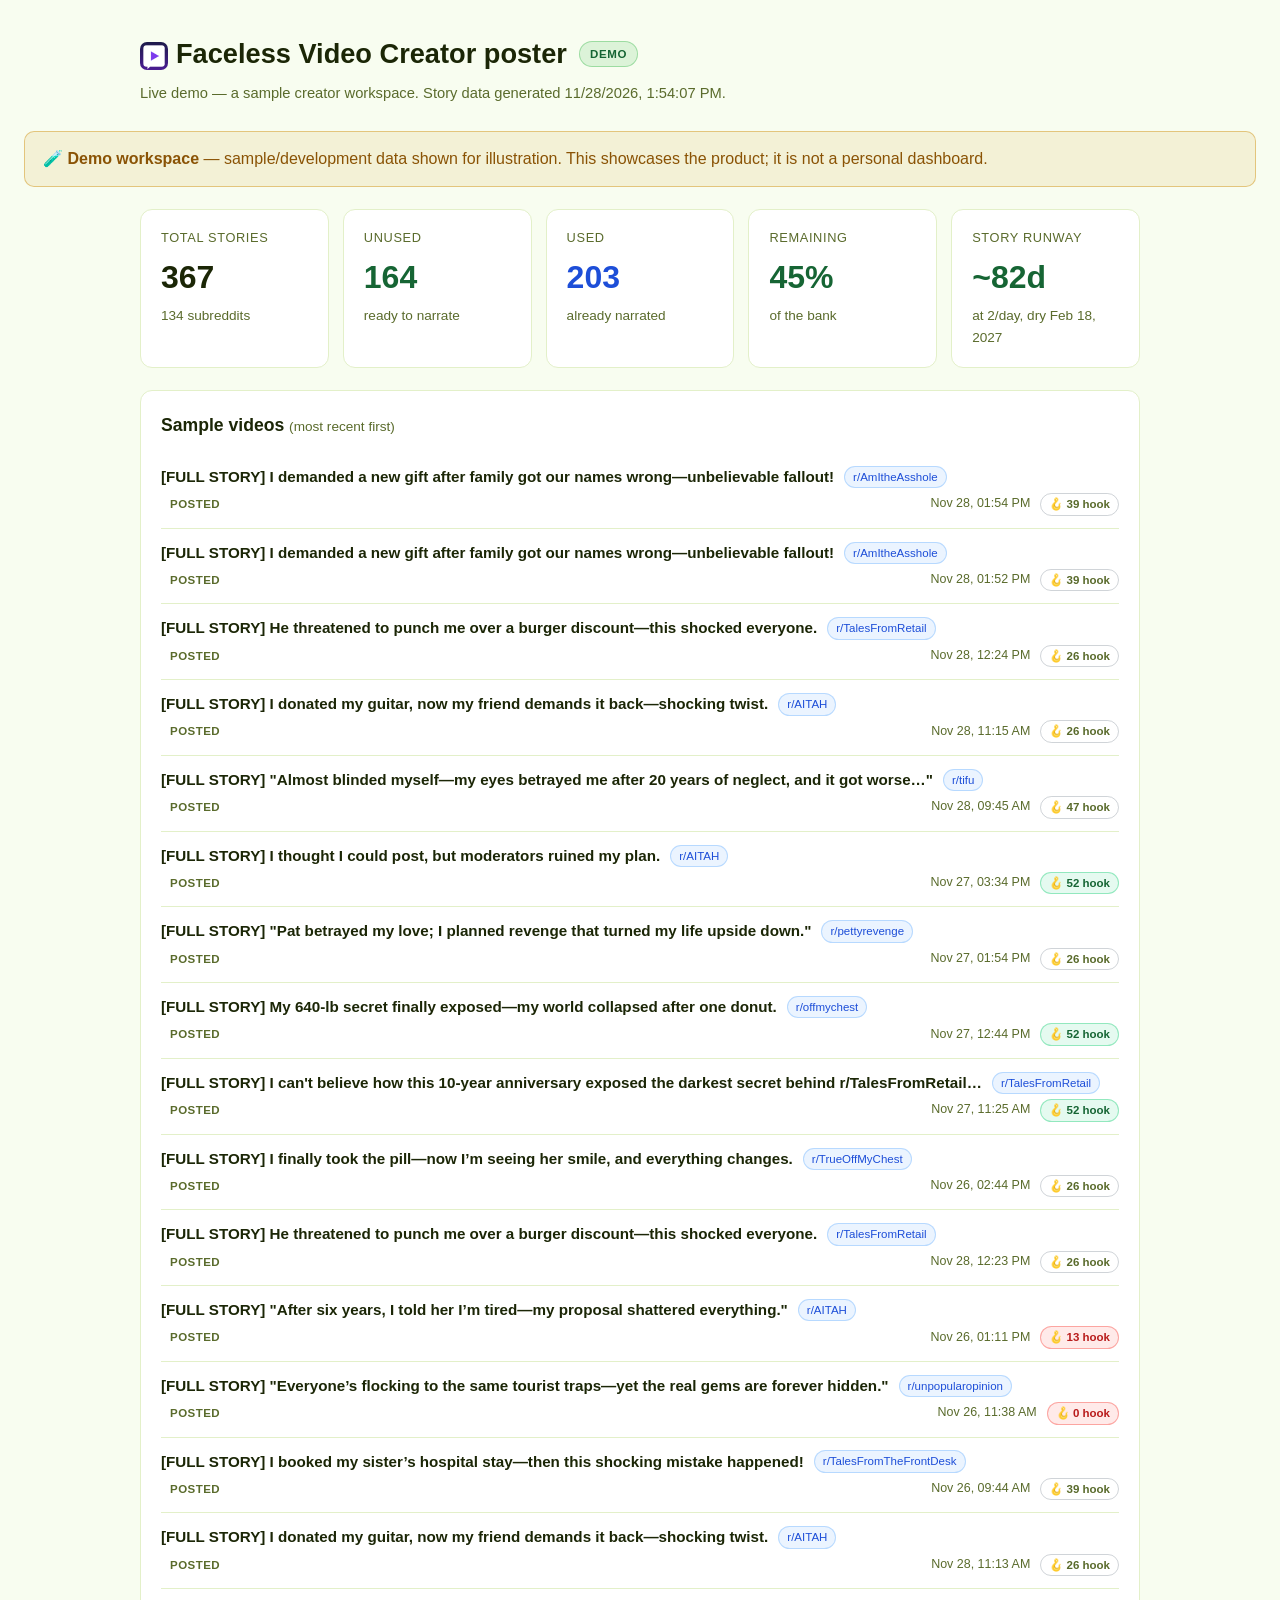
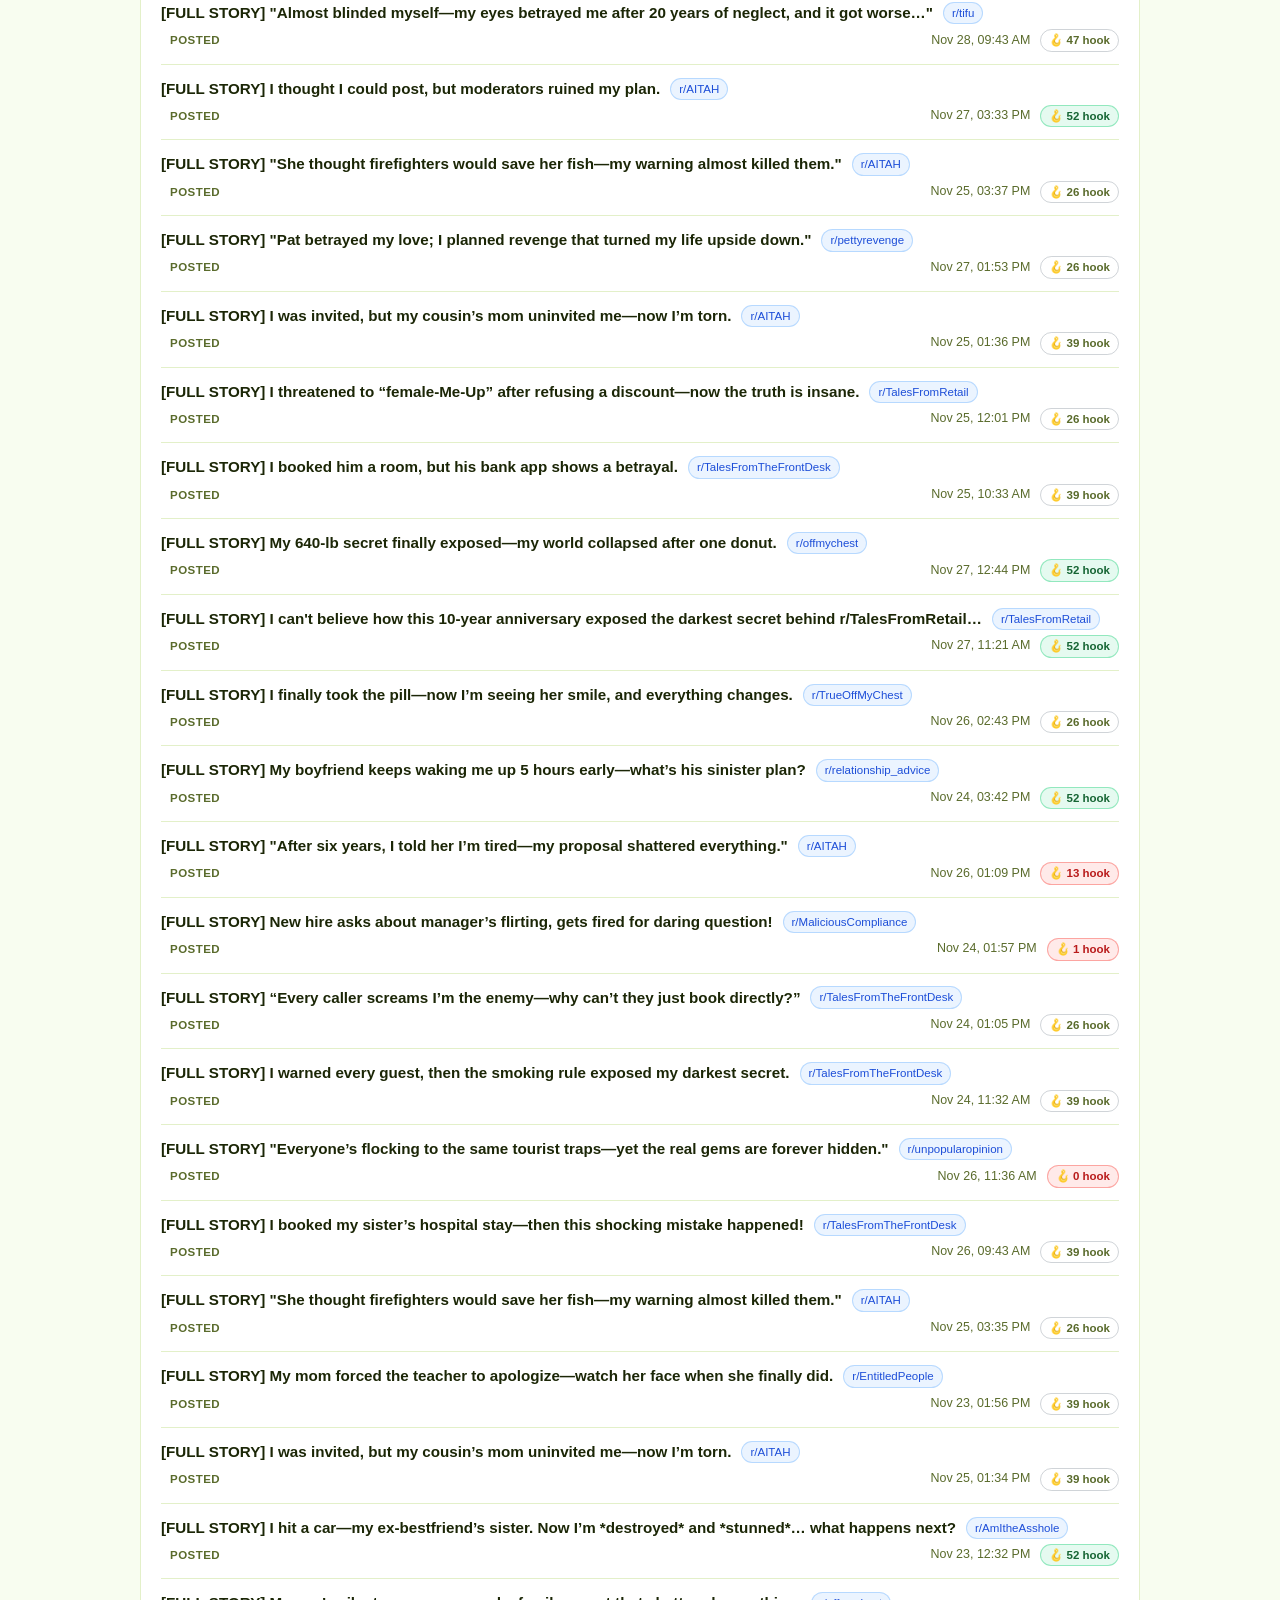
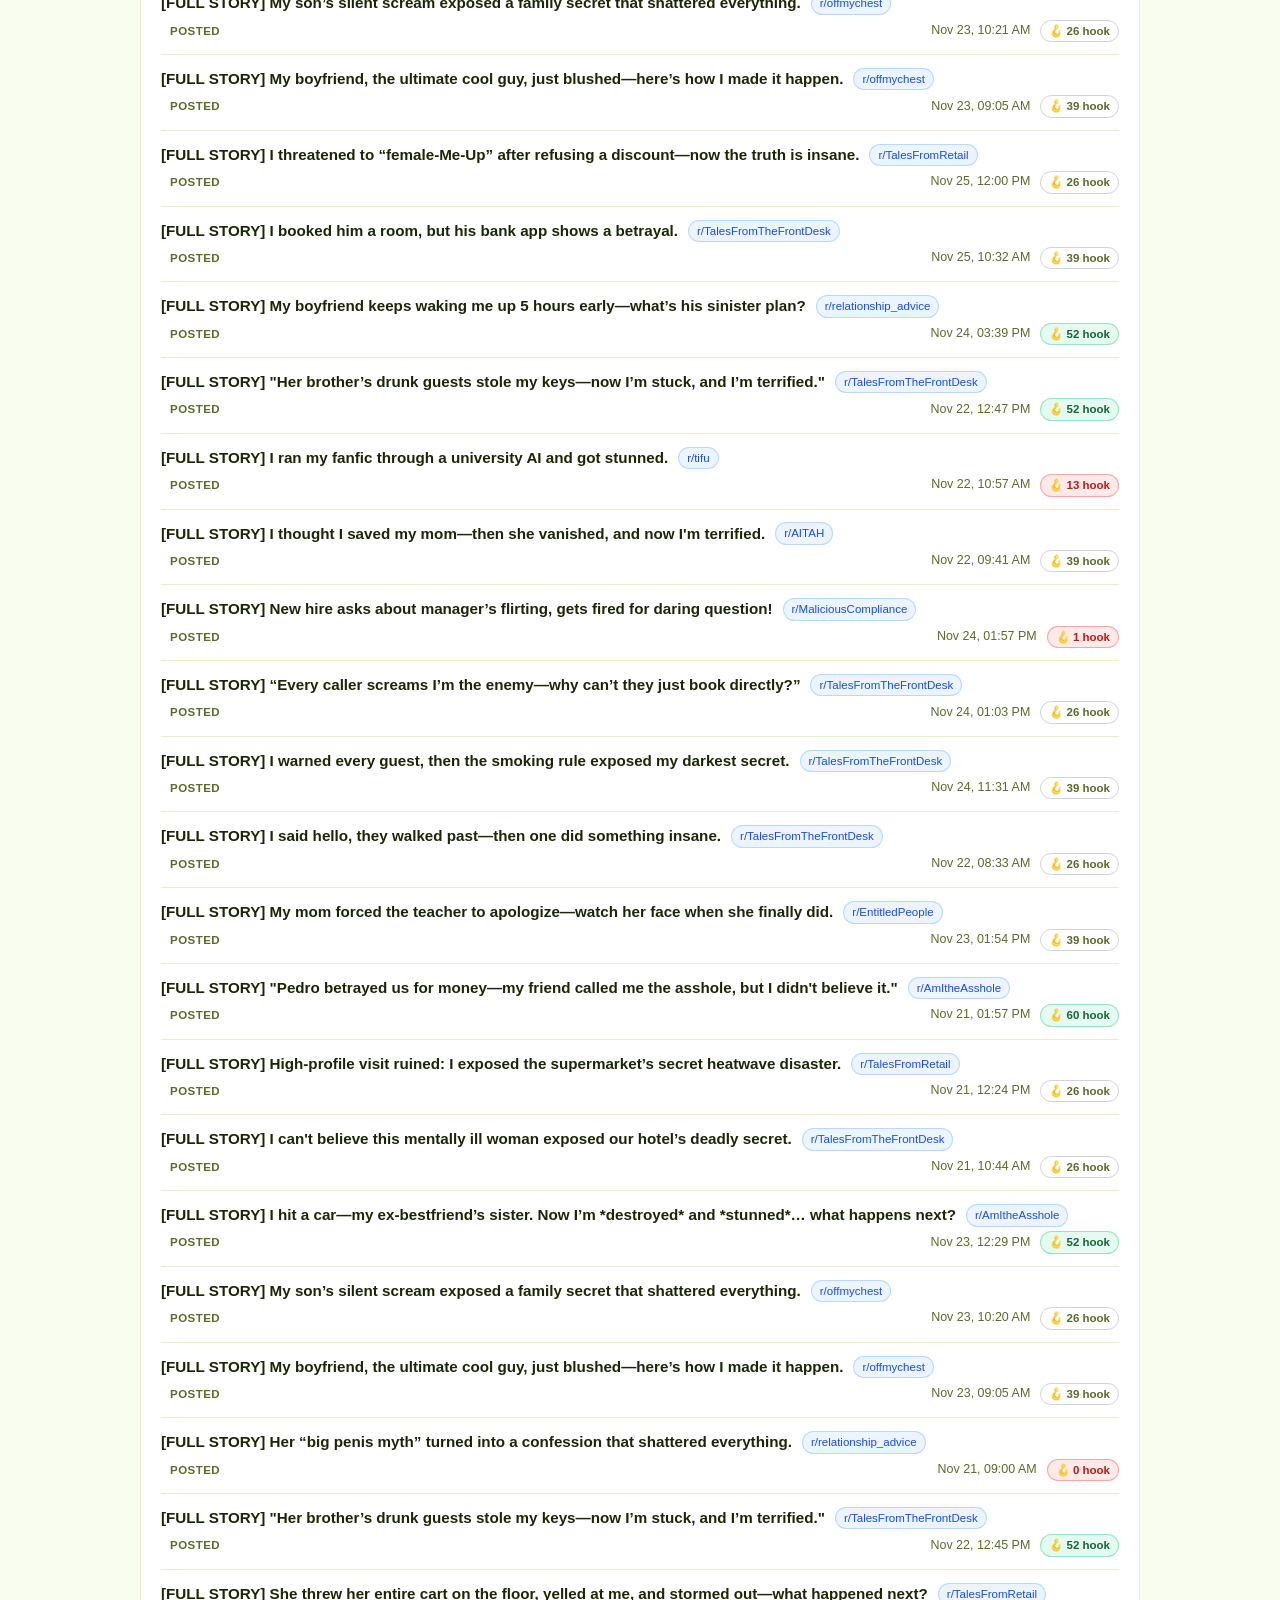
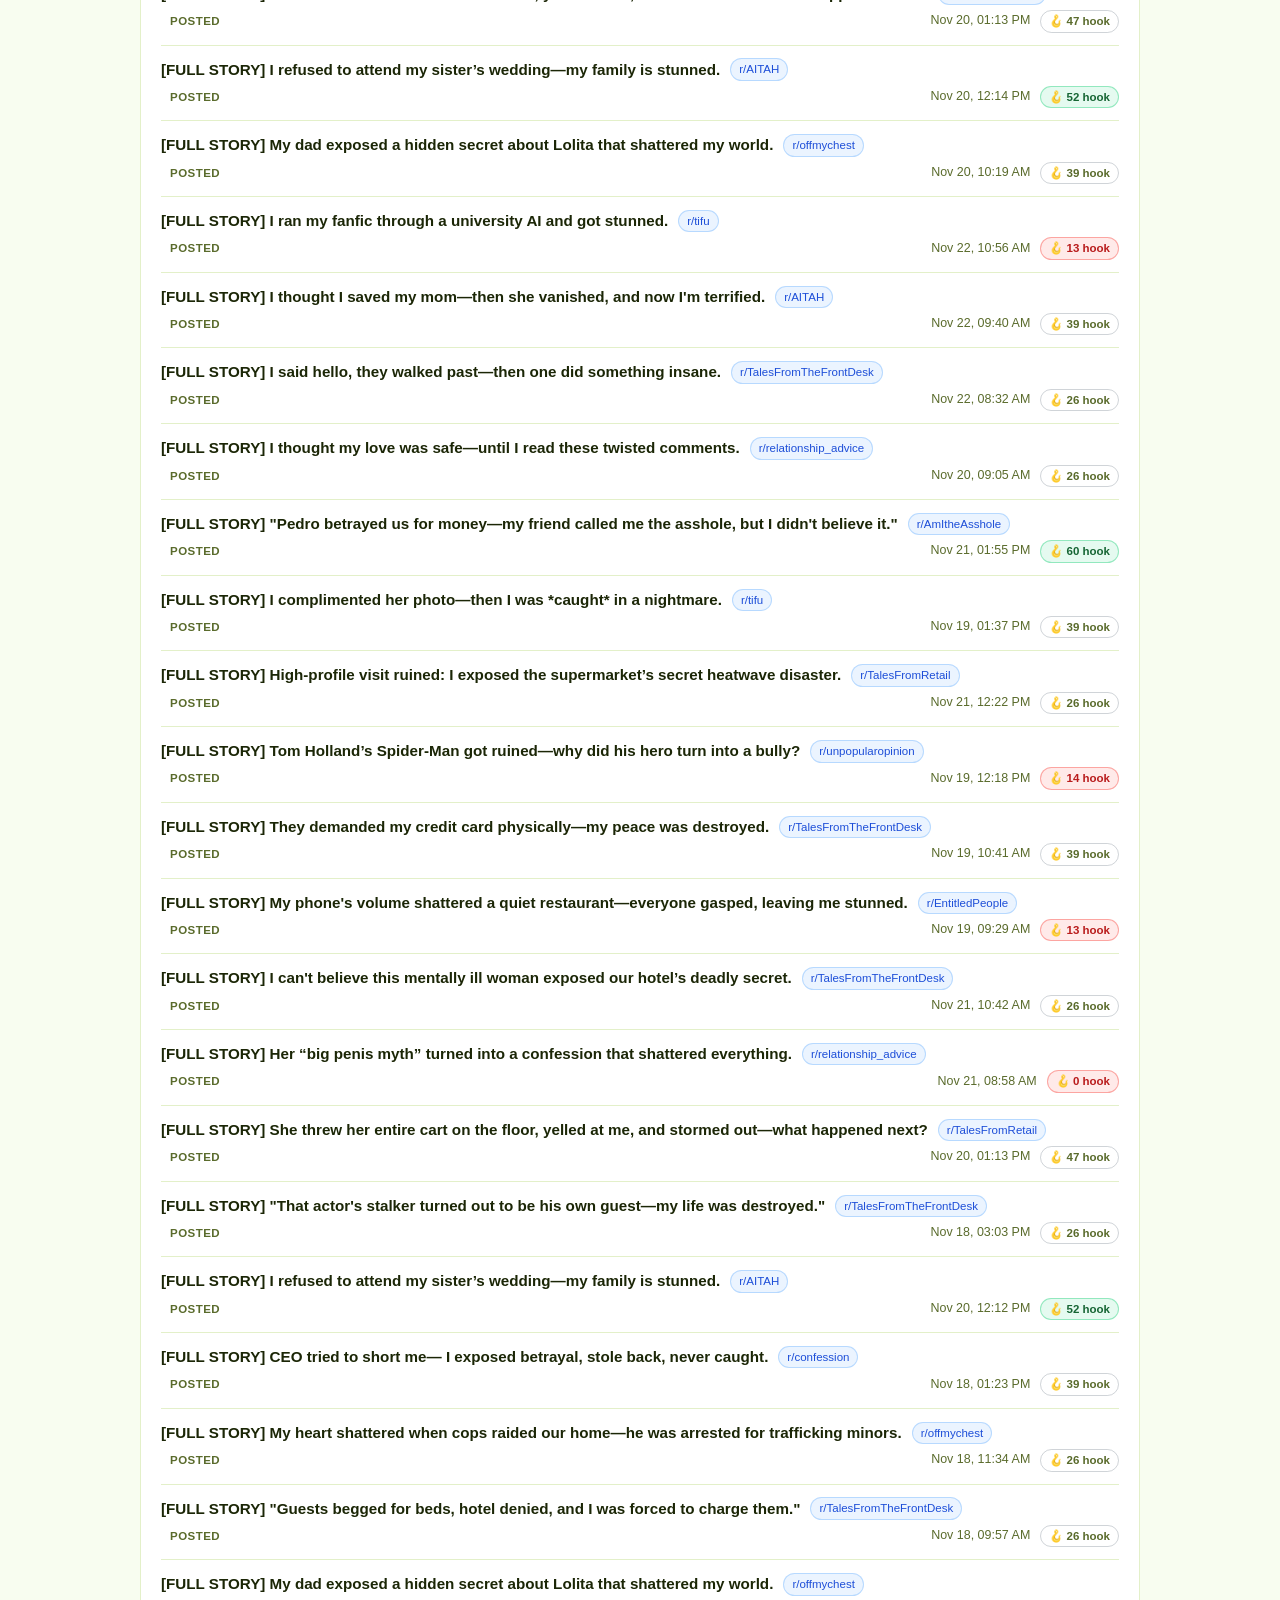
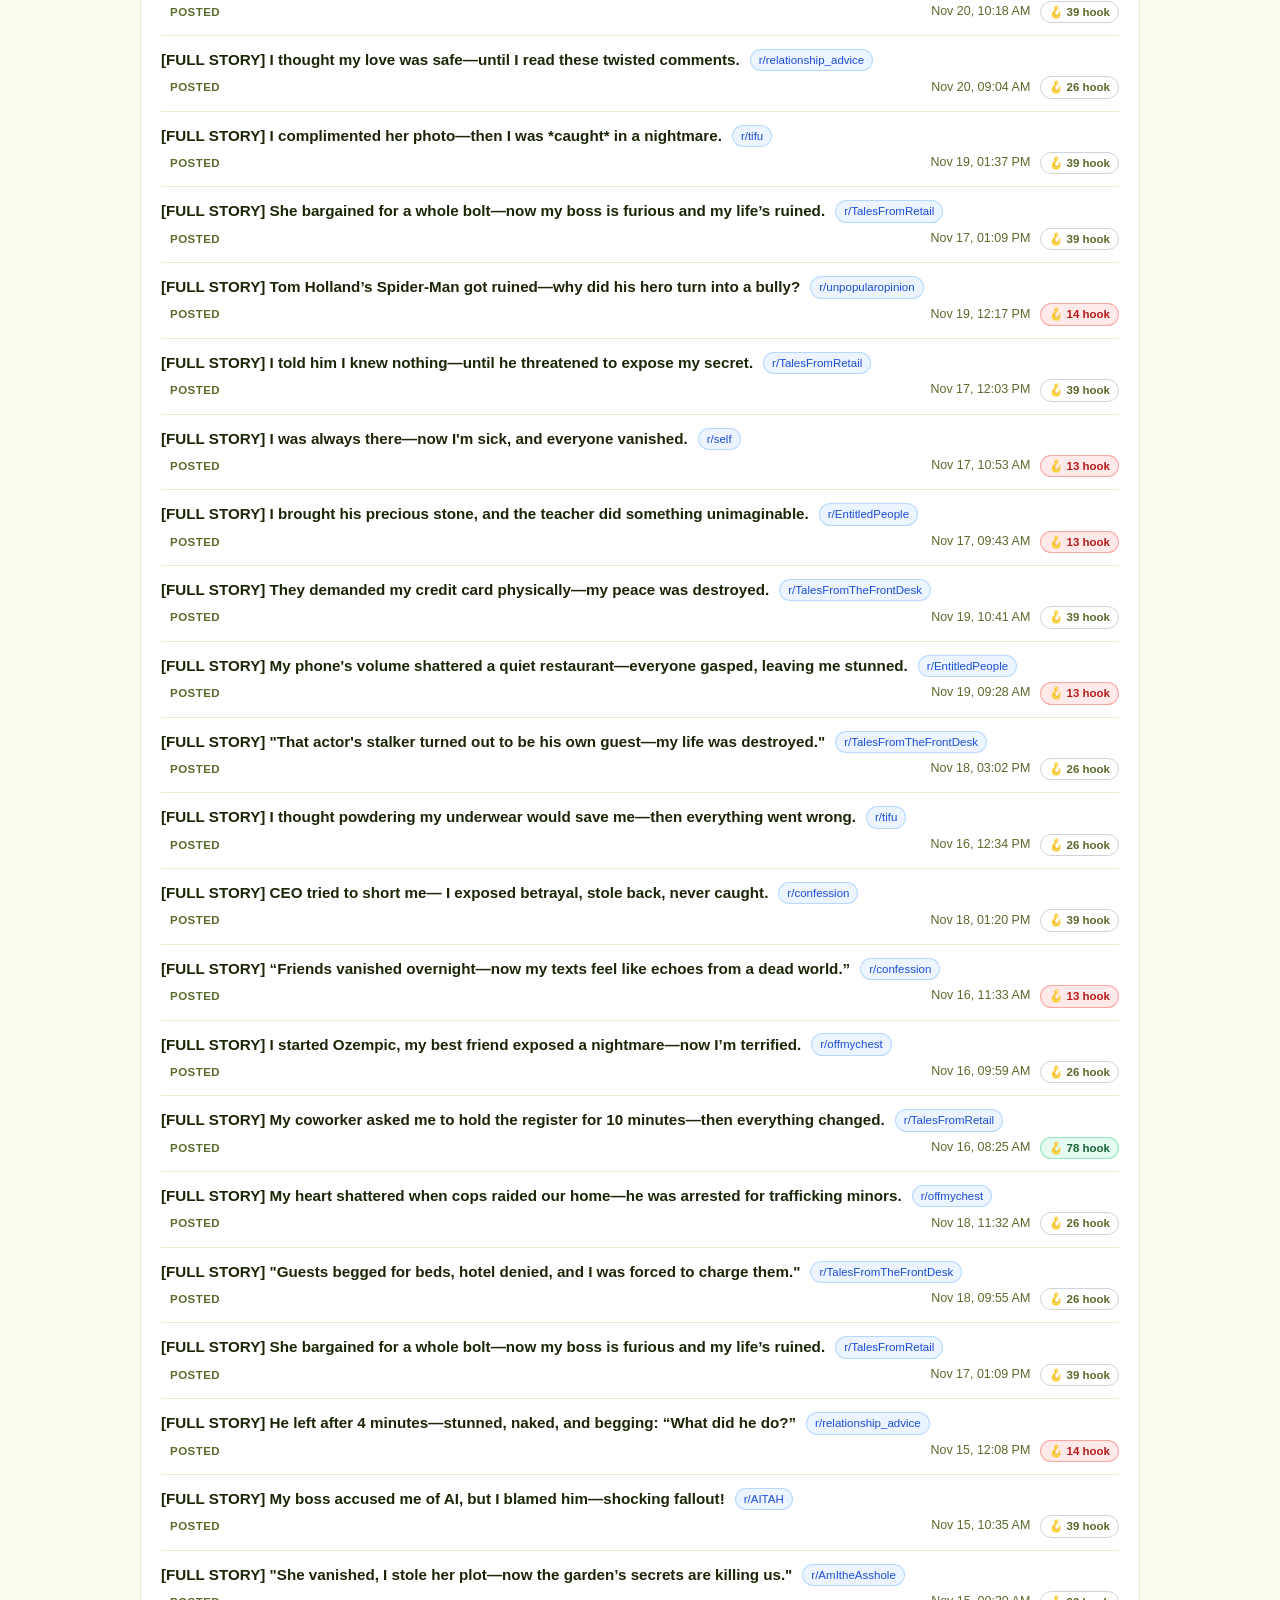
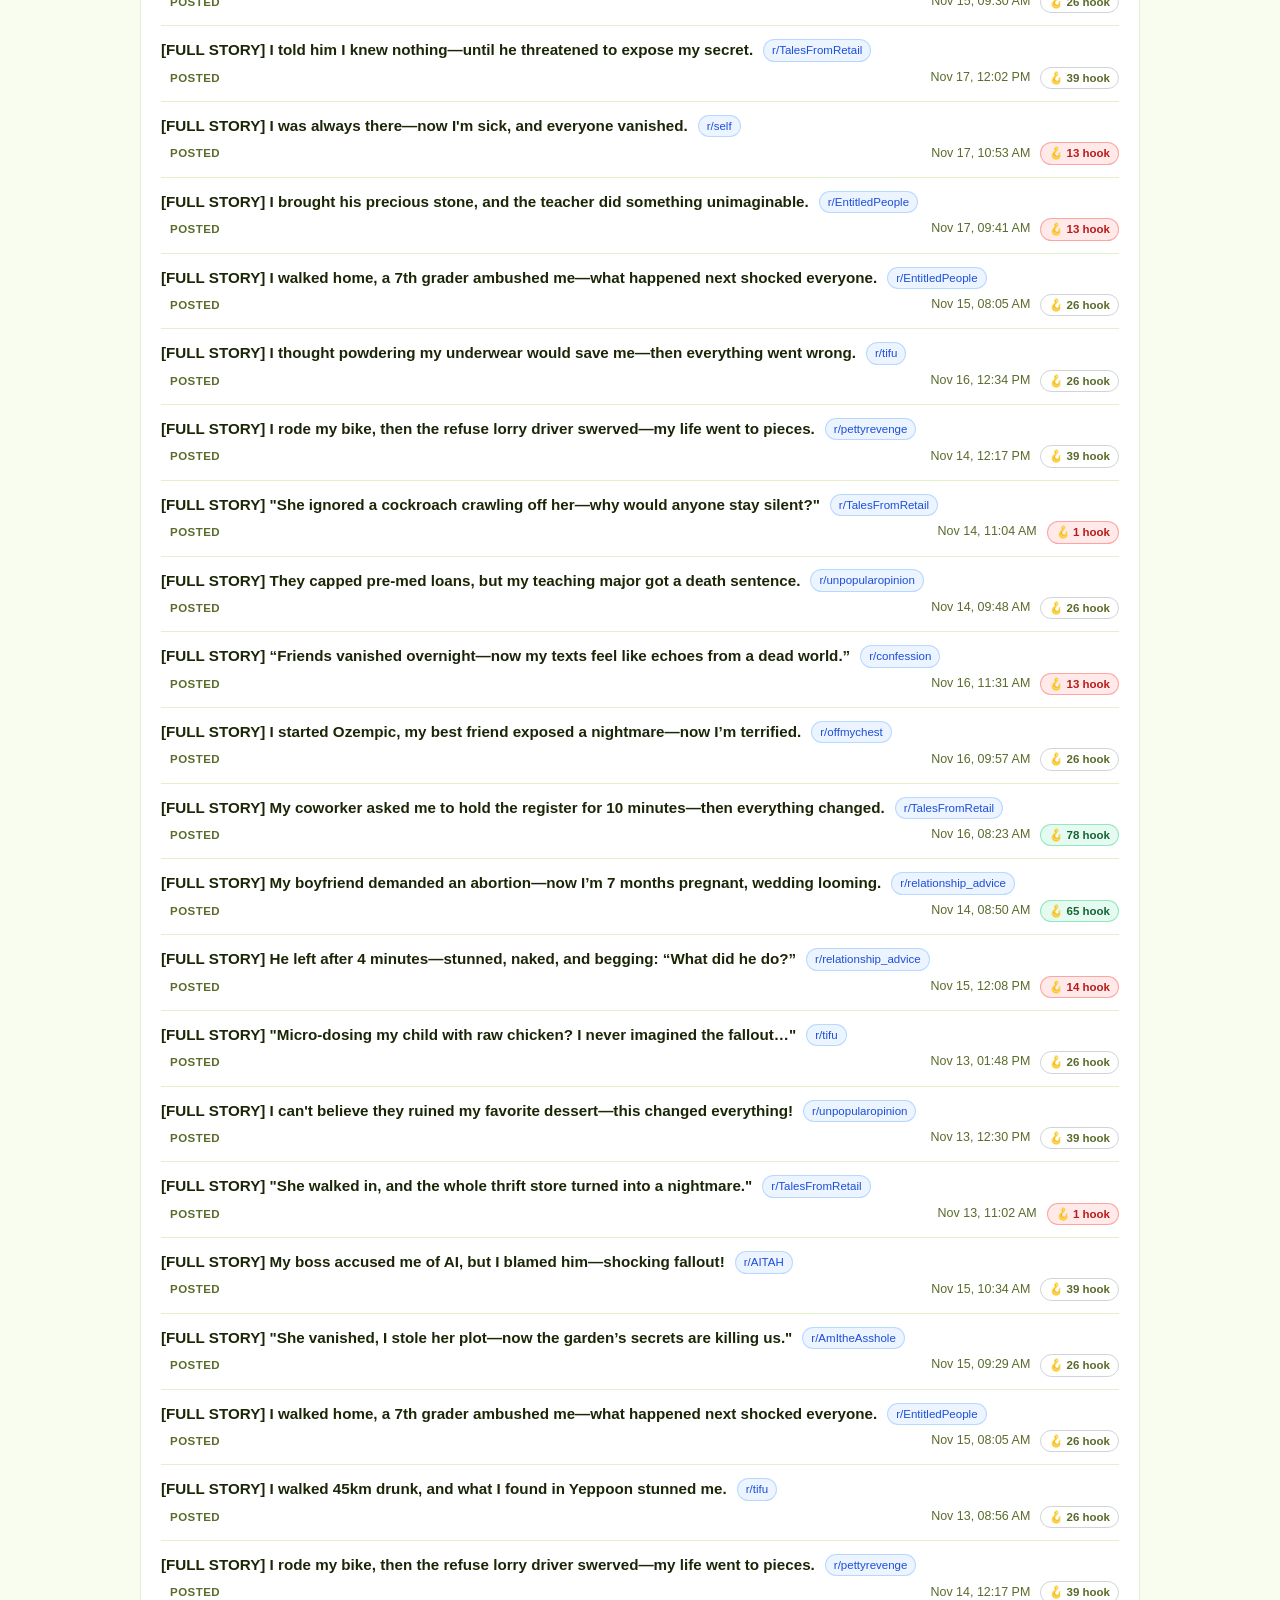
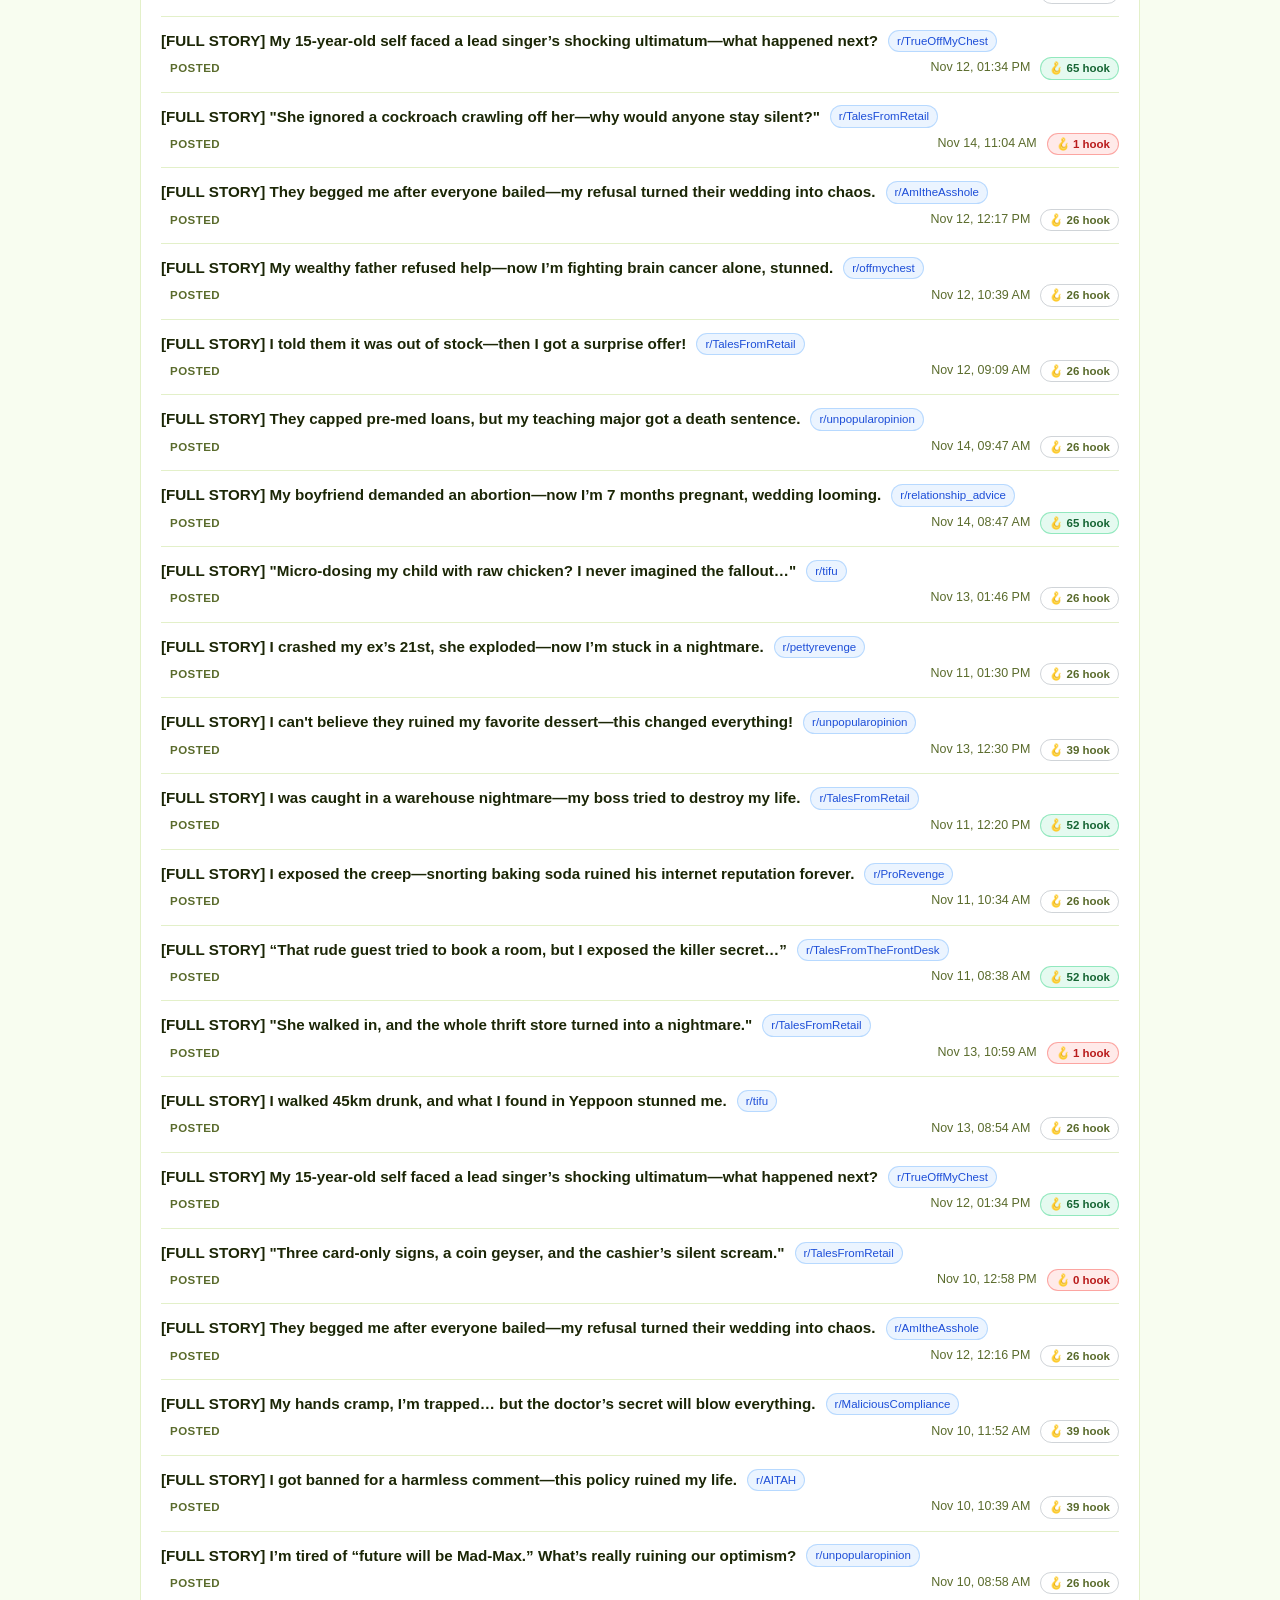
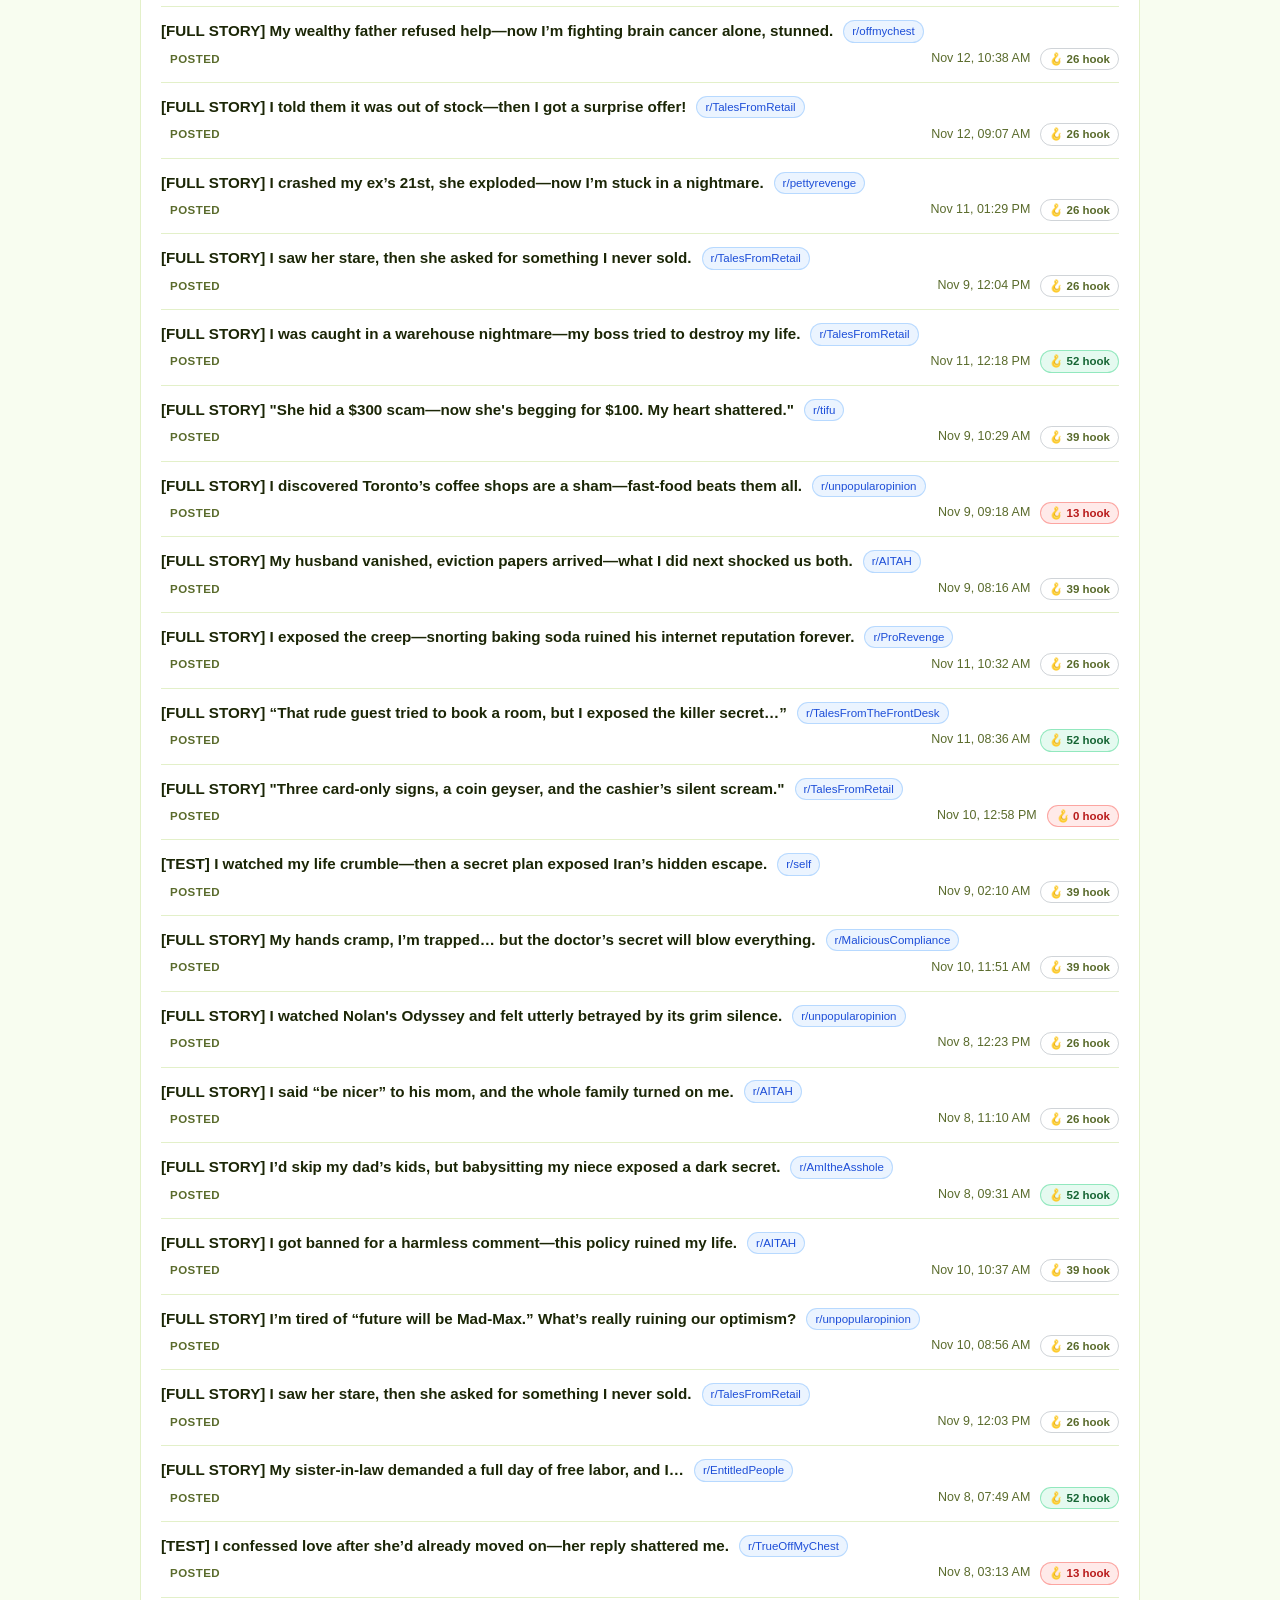
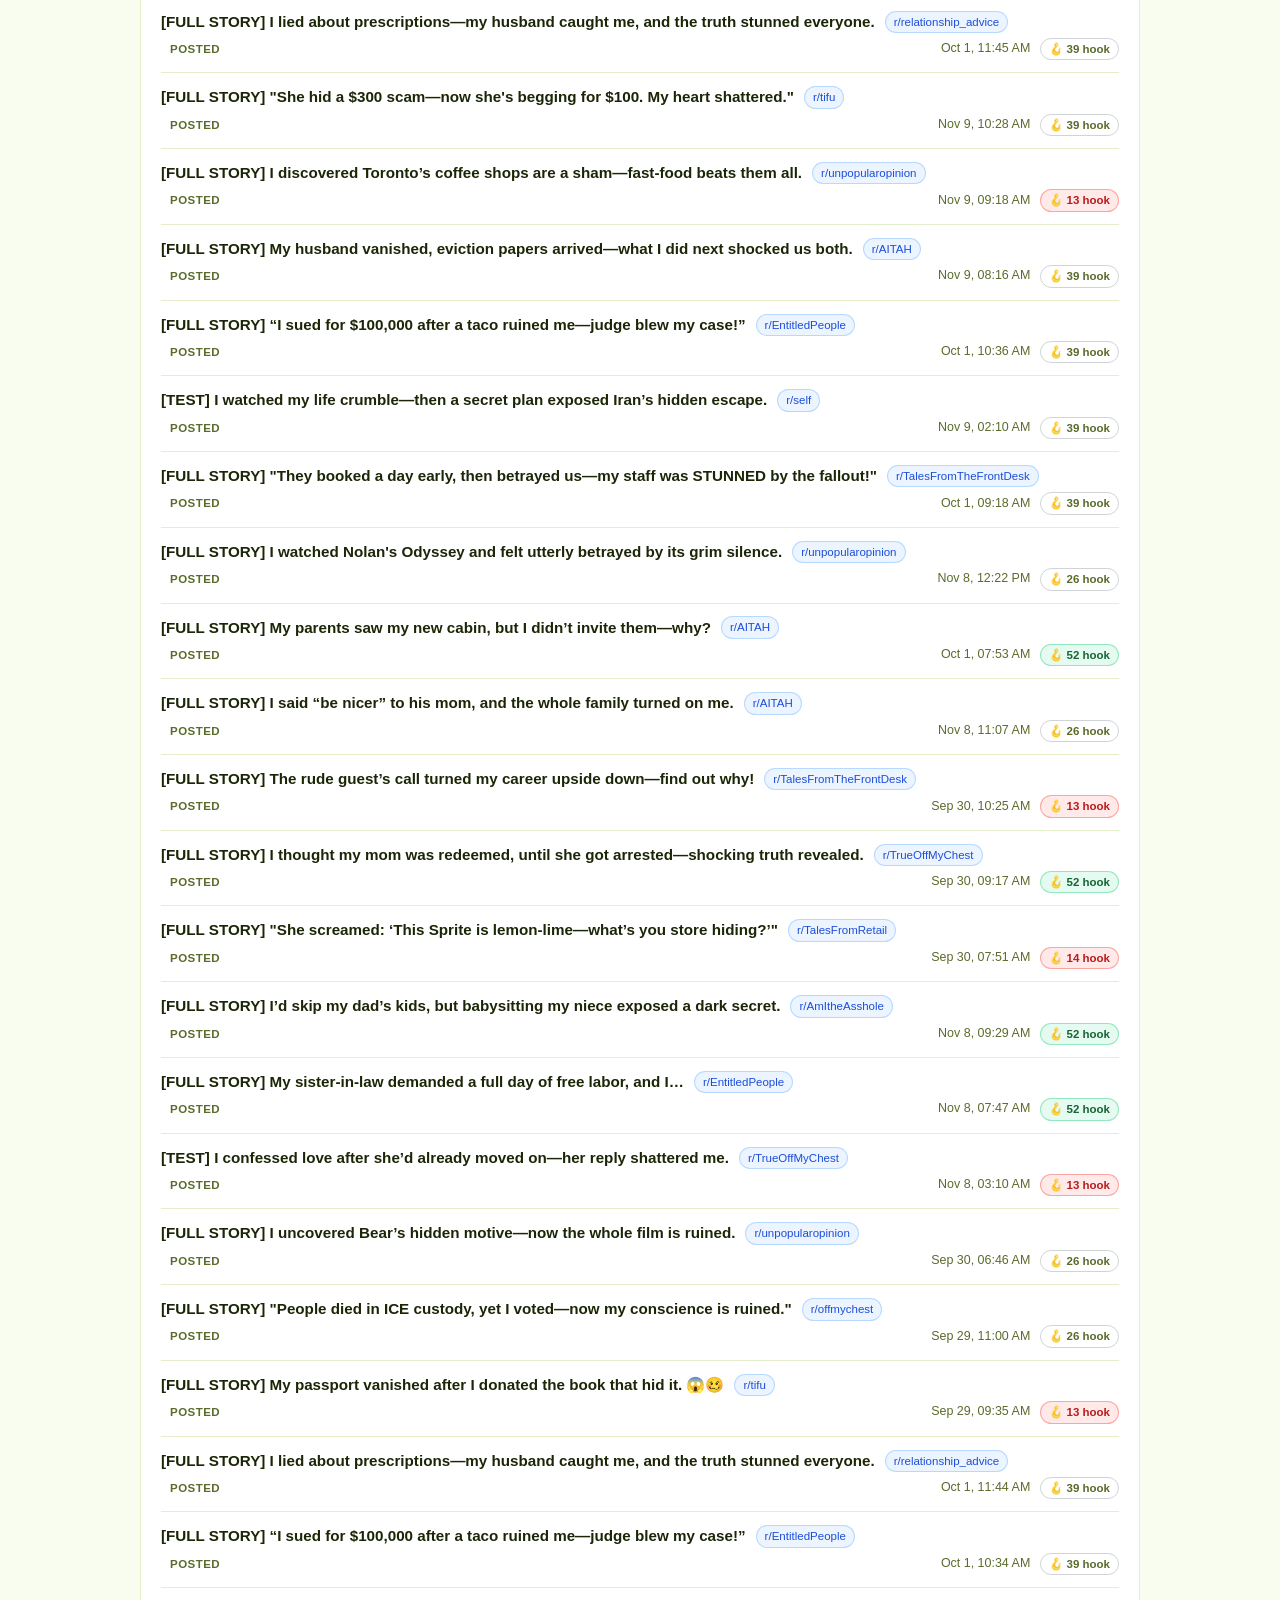
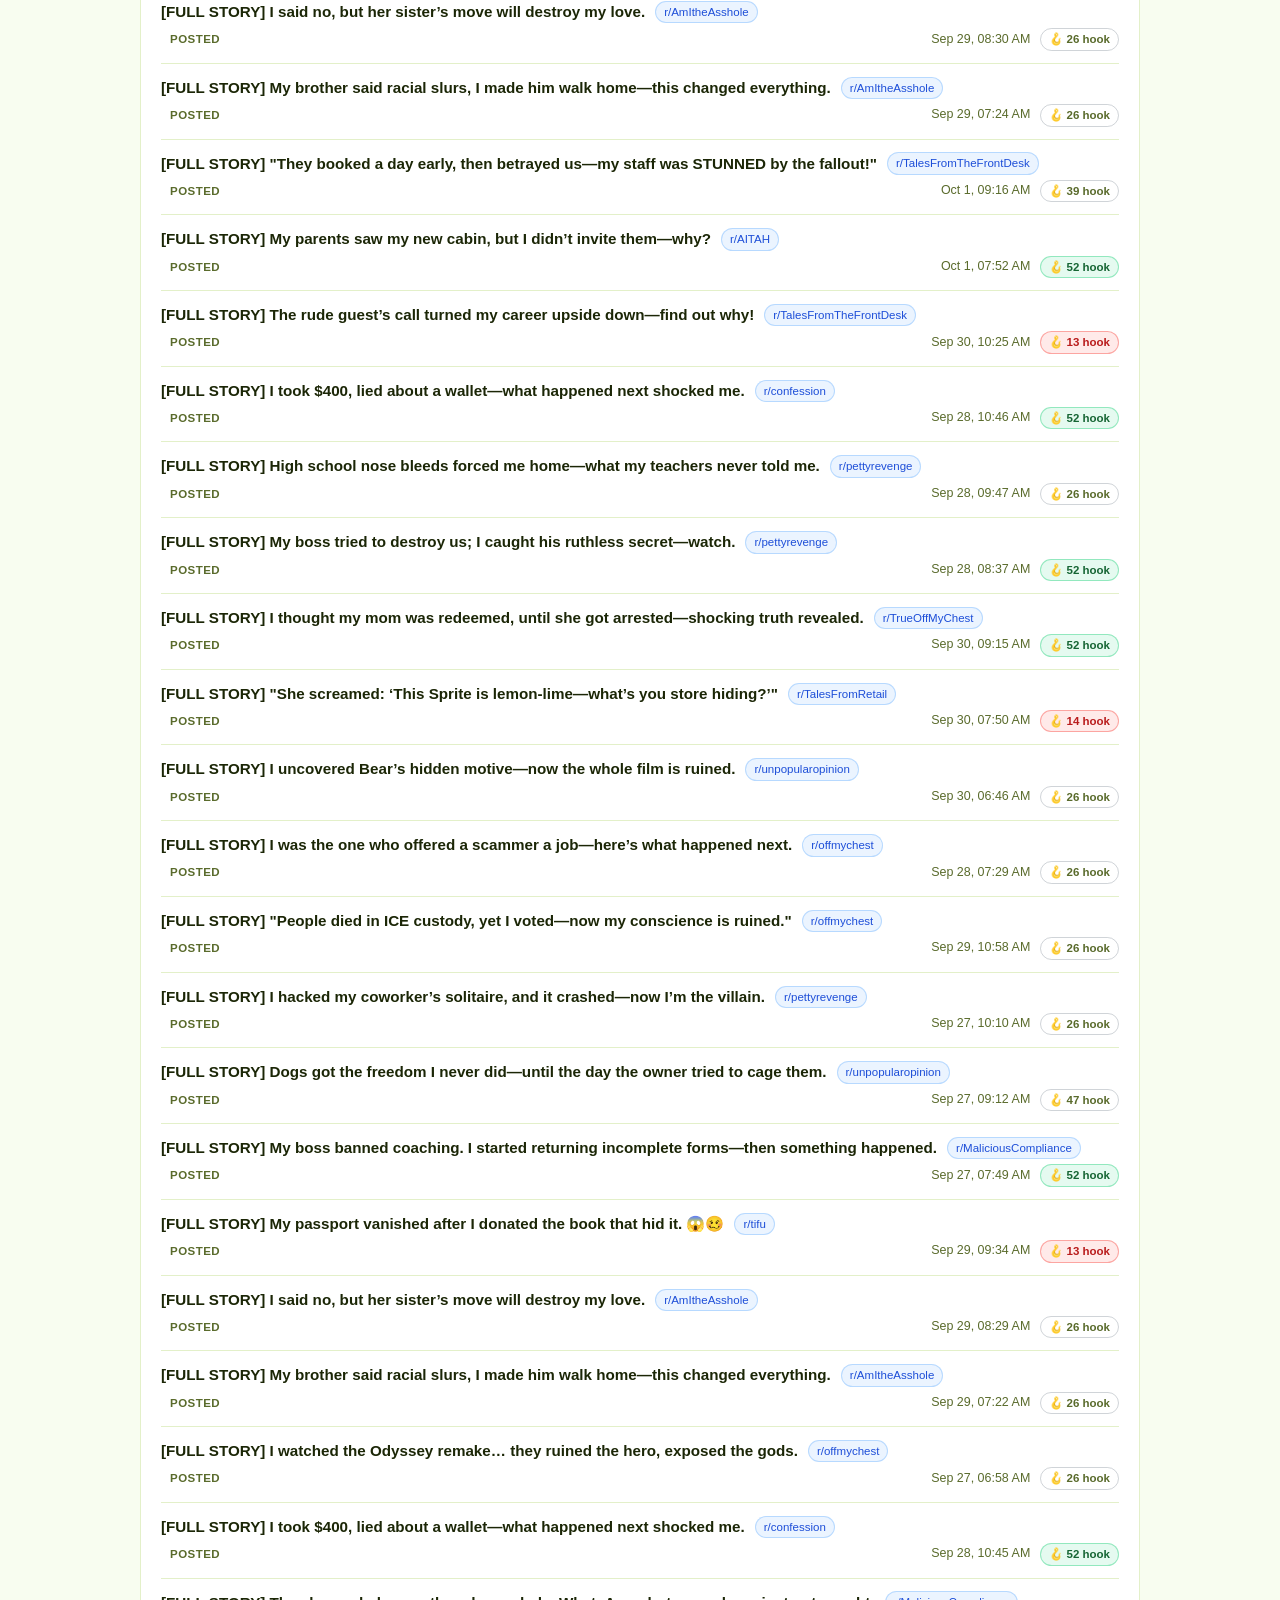
<file: dashboard/index.html>
<!DOCTYPE html>
<html lang="en">
<head>
    <link rel="icon" type="image/x-icon" href="../favicon.ico">
    <link rel="icon" type="image/png" sizes="32x32" href="../favicon-32x32.png">
    <link rel="icon" type="image/png" sizes="16x16" href="../favicon-16x16.png">
    <link rel="apple-touch-icon" sizes="180x180" href="../apple-touch-icon.png">
    <meta name="theme-color" content="#f8fdf0">
    <link rel="manifest" href="../site.webmanifest">
    <meta property="og:title" content="Faceless Video Creator poster">
    <meta property="og:description" content="AI-powered Reddit story video generator">
    <meta property="og:image" content="../icon-512.png">
    <meta property="og:image:width" content="1024">
    <meta property="og:image:height" content="1024">
    <meta name="twitter:card" content="summary">
    <meta charset="UTF-8" />
    <meta name="viewport" content="width=device-width, initial-scale=1.0" />
    <title>Faceless Video Creator poster Dashboard</title>
    <link rel="stylesheet" href="style.css" />
</head>
<body>
    <header>
        <div class="title-row">
            <h1><img src="../favicon-96x96.png" alt="" width="28" height="28" style="border-radius:7px;vertical-align:middle;margin-right:8px;">Faceless Video Creator poster</h1>
            <span class="pill pill-live">demo</span>
        </div>
        <p class="subtitle">Live demo — a sample creator workspace.
            <span id="generated-at"></span>
        </p>
    </header>

    <div id="demo-banner" class="alert">
        🧪 <strong>Demo workspace</strong> — sample/development data shown for
        illustration. This showcases the product; it is not a personal dashboard.
    </div>

    <div id="low-bank-alert" class="alert" hidden>
        ⚠️ <strong>Story bank running low</strong> — <span id="low-bank-count"></span> unused
        stories left. The bank is refilled automatically on a weekly schedule.
    </div>

    <main>
        <section class="cards" id="stat-cards">
            <!-- populated by app.js -->
        </section>

        <section class="panel">
            <h2>Sample videos <span class="hint">(most recent first)</span></h2>
            <ul id="video-list" class="videos"></ul>
        </section>

        <section class="panel">
            <h2>Stories per subreddit <span class="hint">(unused of total)</span></h2>
            <div id="subreddit-bars" class="bars"></div>
        </section>

        <div class="two-col">
            <section class="panel">
                <h2>Next YouTube publish <span class="hint" id="yt-privacy-hint"></span></h2>
                <p class="subtitle">Scheduled go-live times (UTC slots: <span id="yt-slots"></span>).</p>
                <div id="yt-publish-box"></div>
            </section>

            <section class="panel">
                <h2>Latest activity (sample)</h2>
                <p class="subtitle">Sample activity from a development environment.</p>
                <ul id="run-list" class="runs"></ul>
            </section>
        </div>

        <section class="panel">
            <h2>TikTok schedule</h2>
            <div id="schedule-box"></div>
        </section>
    </main>

    <footer>
        Demo workspace — sample data shown for illustration.
    </footer>

    <script src="app.js"></script>
</body>
</html>
</file>
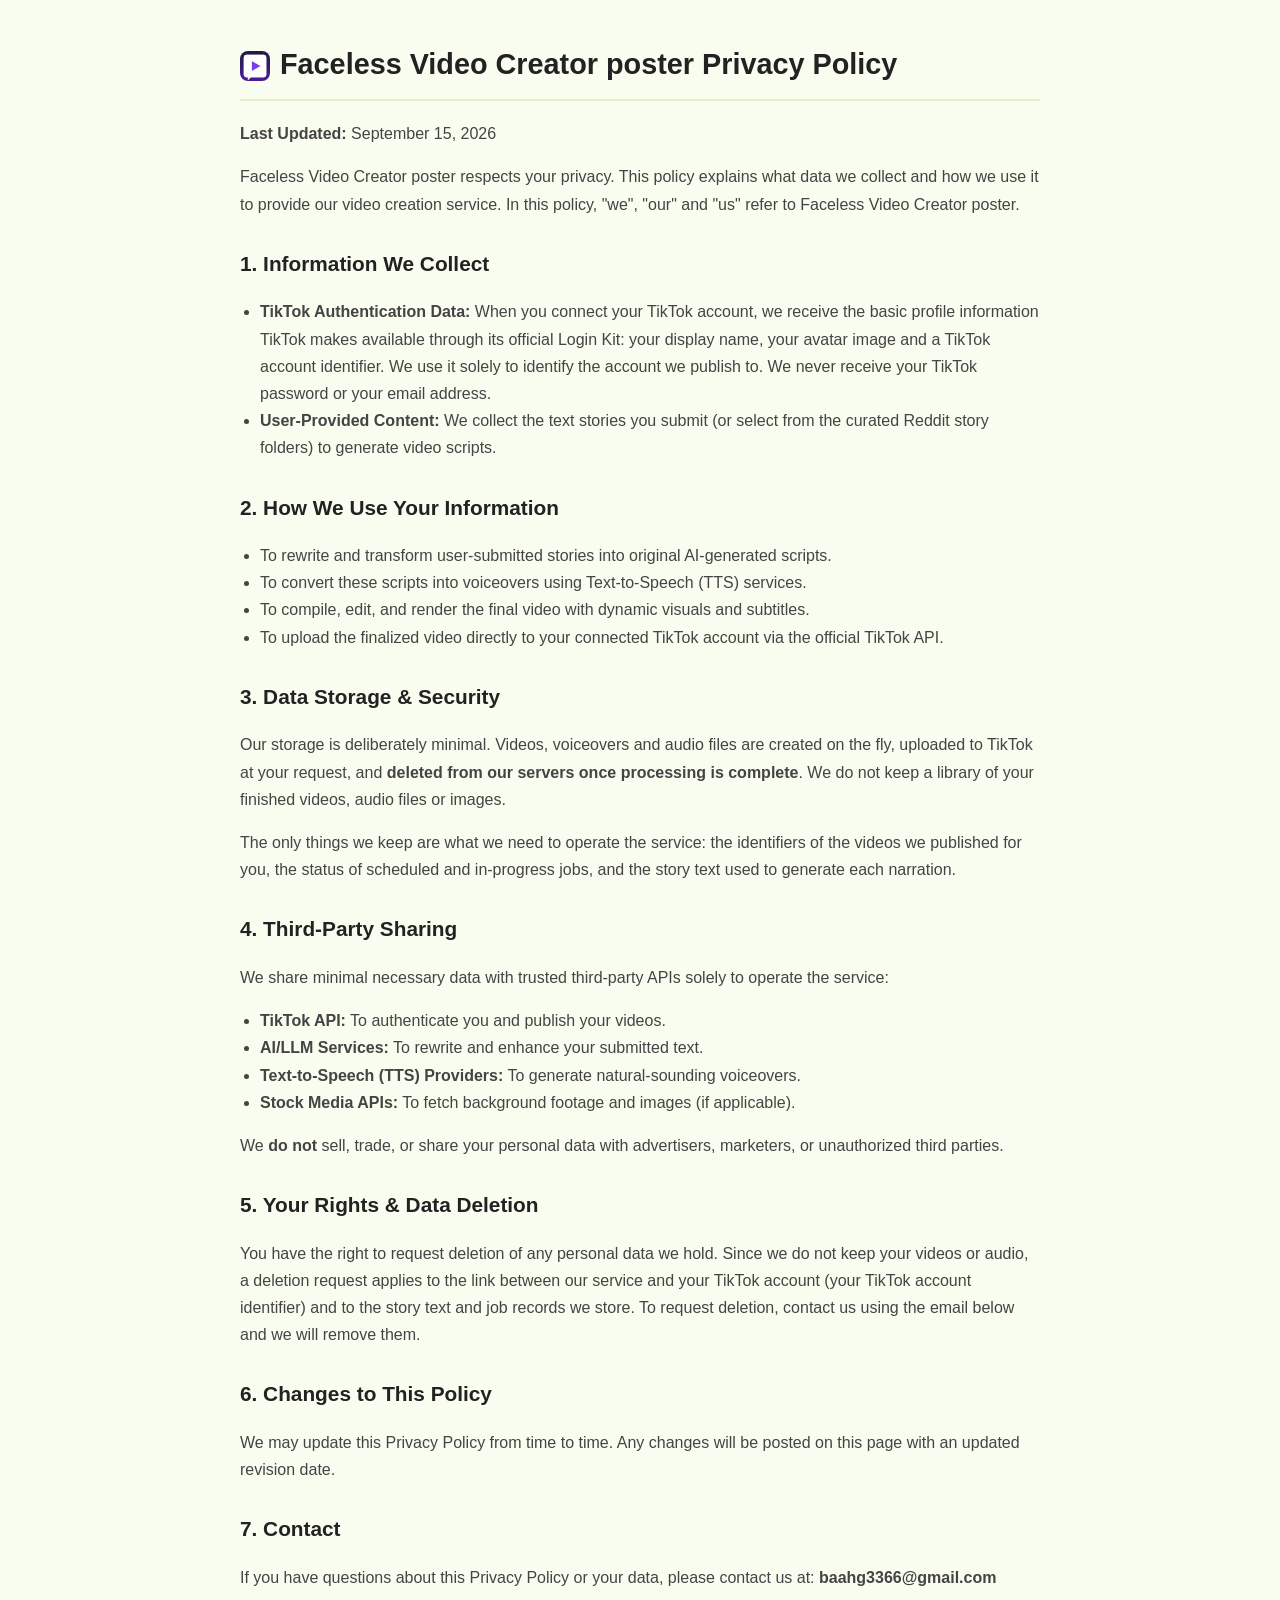
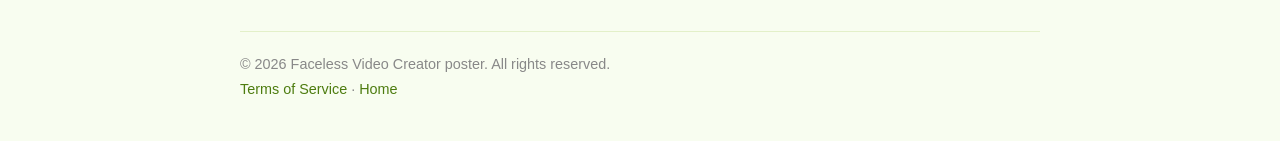
<file: privacy.html>
<!DOCTYPE html>
<html lang="en">
<head>
    <link rel="icon" type="image/x-icon" href="favicon.ico">
    <link rel="icon" type="image/png" sizes="32x32" href="favicon-32x32.png">
    <link rel="icon" type="image/png" sizes="16x16" href="favicon-16x16.png">
    <link rel="apple-touch-icon" sizes="180x180" href="apple-touch-icon.png">
    <meta name="theme-color" content="#f8fdf0">
    <link rel="manifest" href="./site.webmanifest">
    <meta property="og:title" content="Faceless Video Creator poster">
    <meta property="og:description" content="AI-powered Reddit story video generator">
    <meta property="og:image" content="icon-512.png">
    <meta property="og:image:width" content="1024">
    <meta property="og:image:height" content="1024">
    <meta name="twitter:card" content="summary">
    <meta charset="UTF-8" />
    <meta name="viewport" content="width=device-width, initial-scale=1.0" />
    <title>Faceless Video Creator poster Privacy Policy</title>
    <style>
        body {
            font-family: -apple-system, BlinkMacSystemFont, "Segoe UI", Roboto, sans-serif;
            max-width: 800px;
            margin: 40px auto;
            padding: 0 20px;
            line-height: 1.7;
            color: #222;
            background: #f8fdf0;
        }
        h1 {
            font-size: 1.8rem;
            border-bottom: 2px solid #e3f0c9;
            padding-bottom: 10px;
        }
        h1 img {
            width: 30px;
            height: 30px;
            border-radius: 8px;
            vertical-align: middle;
            margin-right: 10px;
        }
        h2 {
            font-size: 1.3rem;
            margin-top: 28px;
        }
        p,
        li {
            color: #444;
        }
        ul {
            padding-left: 20px;
        }
        .footer {
            margin-top: 40px;
            font-size: 0.9rem;
            color: #888;
            border-top: 1px solid #e3f0c9;
            padding-top: 20px;
        }
        a {
            color: #4d7c0f;
        }
        .footer a {
            color: #4d7c0f;
            text-decoration: none;
        }
        .footer a:hover {
            text-decoration: underline;
        }
    </style>
</head>
<body>

    <h1><img src="favicon-96x96.png" alt="" width="30" height="30">Faceless Video Creator poster Privacy Policy</h1>
    <p><strong>Last Updated:</strong> September 15, 2026</p>

    <p>Faceless Video Creator poster respects your privacy. This policy explains what data we collect and how we use it to provide our video creation service. In this policy, "we", "our" and "us" refer to Faceless Video Creator poster.</p>

    <h2>1. Information We Collect</h2>
    <ul>
        <li><strong>TikTok Authentication Data:</strong> When you connect your TikTok account, we receive the basic profile information TikTok makes available through its official Login Kit: your display name, your avatar image and a TikTok account identifier. We use it solely to identify the account we publish to. We never receive your TikTok password or your email address.</li>
        <li><strong>User-Provided Content:</strong> We collect the text stories you submit (or select from the curated Reddit story folders) to generate video scripts.</li>
    </ul>

    <h2>2. How We Use Your Information</h2>
    <ul>
        <li>To rewrite and transform user-submitted stories into original AI-generated scripts.</li>
        <li>To convert these scripts into voiceovers using Text-to-Speech (TTS) services.</li>
        <li>To compile, edit, and render the final video with dynamic visuals and subtitles.</li>
        <li>To upload the finalized video directly to your connected TikTok account via the official TikTok API.</li>
    </ul>

    <h2>3. Data Storage & Security</h2>
    <p>Our storage is deliberately minimal. Videos, voiceovers and audio files are created on the fly, uploaded to TikTok at your request, and <strong>deleted from our servers once processing is complete</strong>. We do not keep a library of your finished videos, audio files or images.</p>
    <p>The only things we keep are what we need to operate the service: the identifiers of the videos we published for you, the status of scheduled and in-progress jobs, and the story text used to generate each narration.</p>

    <h2>4. Third-Party Sharing</h2>
    <p>We share minimal necessary data with trusted third-party APIs solely to operate the service:</p>
    <ul>
        <li><strong>TikTok API:</strong> To authenticate you and publish your videos.</li>
        <li><strong>AI/LLM Services:</strong> To rewrite and enhance your submitted text.</li>
        <li><strong>Text-to-Speech (TTS) Providers:</strong> To generate natural-sounding voiceovers.</li>
        <li><strong>Stock Media APIs:</strong> To fetch background footage and images (if applicable).</li>
    </ul>
    <p>We <strong>do not</strong> sell, trade, or share your personal data with advertisers, marketers, or unauthorized third parties.</p>

    <h2>5. Your Rights & Data Deletion</h2>
    <p>You have the right to request deletion of any personal data we hold. Since we do not keep your videos or audio, a deletion request applies to the link between our service and your TikTok account (your TikTok account identifier) and to the story text and job records we store. To request deletion, contact us using the email below and we will remove them.</p>

    <h2>6. Changes to This Policy</h2>
    <p>We may update this Privacy Policy from time to time. Any changes will be posted on this page with an updated revision date.</p>

    <h2>7. Contact</h2>
    <p>If you have questions about this Privacy Policy or your data, please contact us at: <strong>baahg3366@gmail.com</strong></p>

    <div class="footer">
        &copy; 2026 Faceless Video Creator poster. All rights reserved.<br />
        <a href="terms.html">Terms of Service</a> &middot; <a href="https://gilbert231-dot.github.io/faceless-video-platform/">Home</a>
    </div>

</body>
</html>
</file>
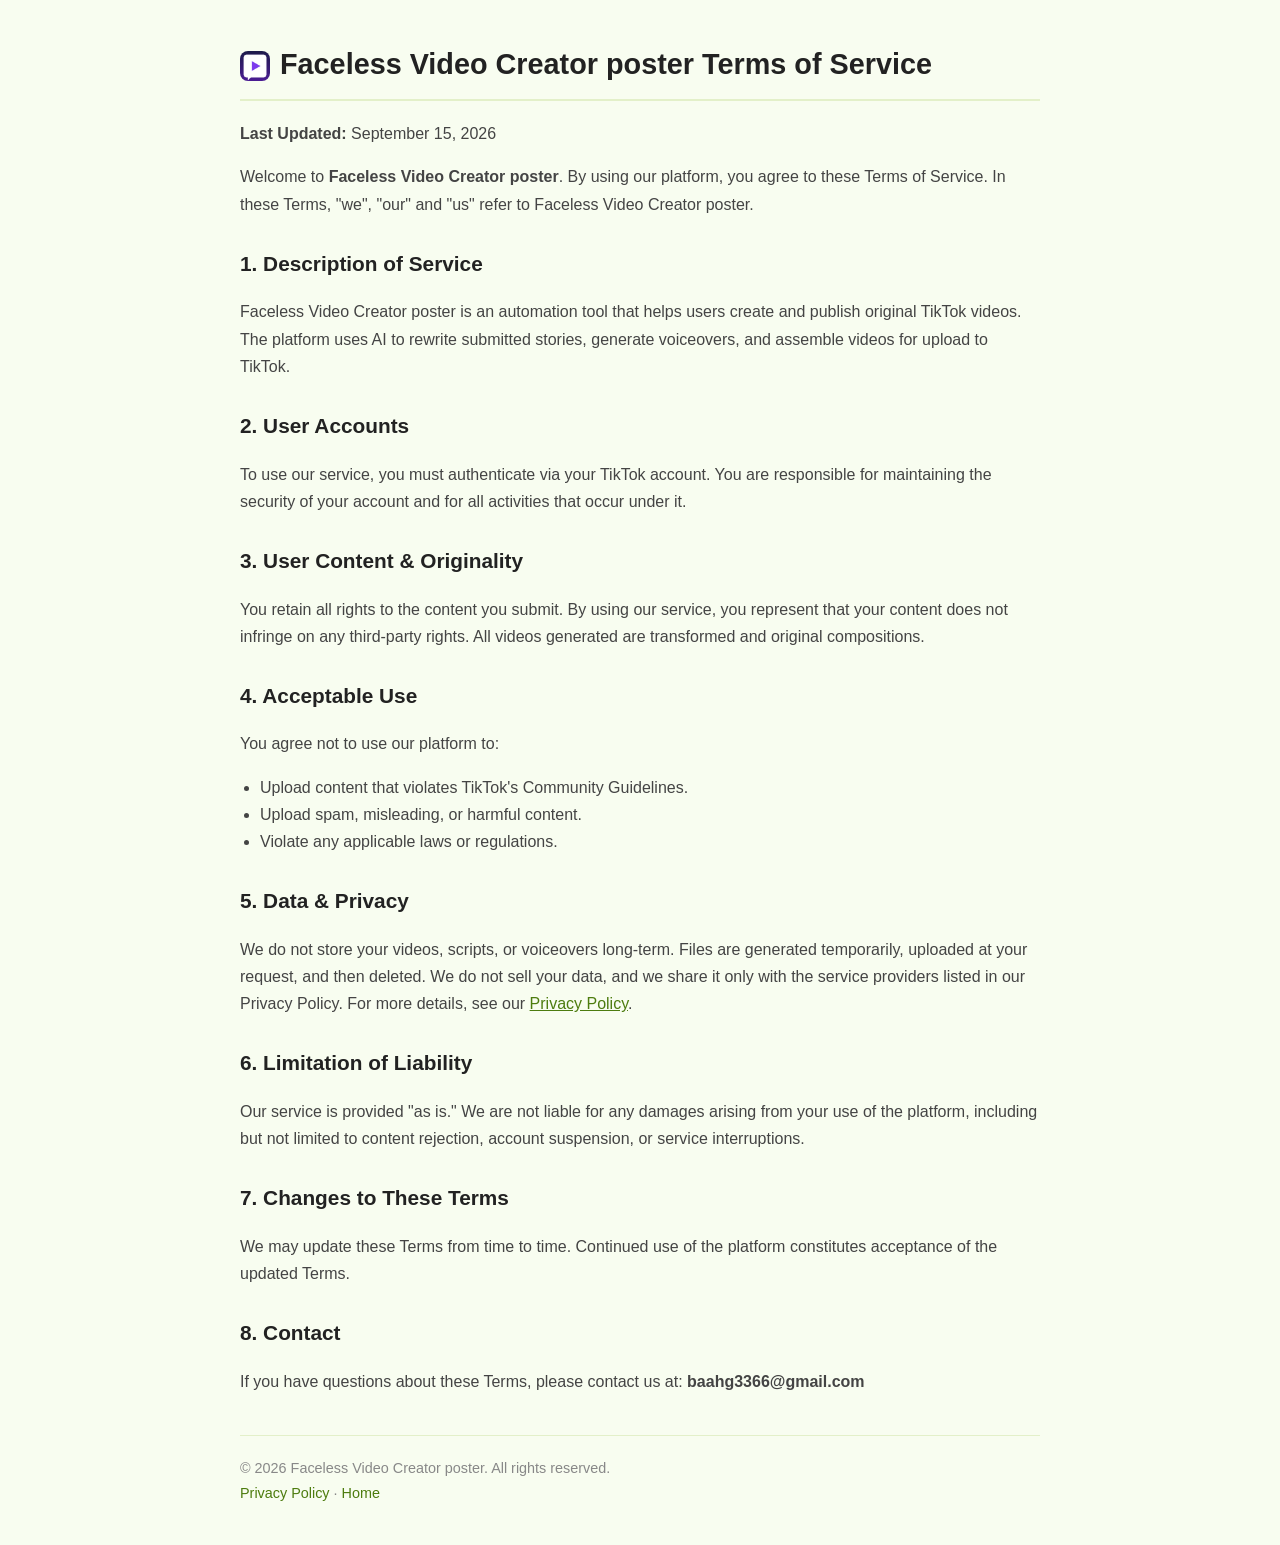
<file: terms.html>
<!DOCTYPE html>
<html lang="en">
<head>
    <link rel="icon" type="image/x-icon" href="favicon.ico">
    <link rel="icon" type="image/png" sizes="32x32" href="favicon-32x32.png">
    <link rel="icon" type="image/png" sizes="16x16" href="favicon-16x16.png">
    <link rel="apple-touch-icon" sizes="180x180" href="apple-touch-icon.png">
    <meta name="theme-color" content="#f8fdf0">
    <link rel="manifest" href="./site.webmanifest">
    <meta property="og:title" content="Faceless Video Creator poster">
    <meta property="og:description" content="AI-powered Reddit story video generator">
    <meta property="og:image" content="icon-512.png">
    <meta property="og:image:width" content="1024">
    <meta property="og:image:height" content="1024">
    <meta name="twitter:card" content="summary">
    <meta charset="UTF-8" />
    <meta name="viewport" content="width=device-width, initial-scale=1.0" />
    <title>Faceless Video Creator poster Terms of Service</title>
    <style>
        body {
            font-family: -apple-system, BlinkMacSystemFont, "Segoe UI", Roboto, sans-serif;
            max-width: 800px;
            margin: 40px auto;
            padding: 0 20px;
            line-height: 1.7;
            color: #222;
            background: #f8fdf0;
        }
        h1 {
            font-size: 1.8rem;
            border-bottom: 2px solid #e3f0c9;
            padding-bottom: 10px;
        }
        h1 img {
            width: 30px;
            height: 30px;
            border-radius: 8px;
            vertical-align: middle;
            margin-right: 10px;
        }
        h2 {
            font-size: 1.3rem;
            margin-top: 28px;
        }
        p,
        li {
            color: #444;
        }
        ul {
            padding-left: 20px;
        }
        .footer {
            margin-top: 40px;
            font-size: 0.9rem;
            color: #888;
            border-top: 1px solid #e3f0c9;
            padding-top: 20px;
        }
        a {
            color: #4d7c0f;
        }
        .footer a {
            color: #4d7c0f;
            text-decoration: none;
        }
        .footer a:hover {
            text-decoration: underline;
        }
    </style>
</head>
<body>

    <h1><img src="favicon-96x96.png" alt="" width="30" height="30">Faceless Video Creator poster Terms of Service</h1>
    <p><strong>Last Updated:</strong> September 15, 2026</p>

    <p>Welcome to <strong>Faceless Video Creator poster</strong>. By using our platform, you agree to these Terms of Service. In these Terms, "we", "our" and "us" refer to Faceless Video Creator poster.</p>

    <h2>1. Description of Service</h2>
    <p>Faceless Video Creator poster is an automation tool that helps users create and publish original TikTok videos. The platform uses AI to rewrite submitted stories, generate voiceovers, and assemble videos for upload to TikTok.</p>

    <h2>2. User Accounts</h2>
    <p>To use our service, you must authenticate via your TikTok account. You are responsible for maintaining the security of your account and for all activities that occur under it.</p>

    <h2>3. User Content & Originality</h2>
    <p>You retain all rights to the content you submit. By using our service, you represent that your content does not infringe on any third-party rights. All videos generated are transformed and original compositions.</p>

    <h2>4. Acceptable Use</h2>
    <p>You agree not to use our platform to:</p>
    <ul>
        <li>Upload content that violates TikTok's Community Guidelines.</li>
        <li>Upload spam, misleading, or harmful content.</li>
        <li>Violate any applicable laws or regulations.</li>
    </ul>

    <h2>5. Data & Privacy</h2>
    <p>We do not store your videos, scripts, or voiceovers long-term. Files are generated temporarily, uploaded at your request, and then deleted. We do not sell your data, and we share it only with the service providers listed in our Privacy Policy. For more details, see our <a href="privacy.html">Privacy Policy</a>.</p>

    <h2>6. Limitation of Liability</h2>
    <p>Our service is provided "as is." We are not liable for any damages arising from your use of the platform, including but not limited to content rejection, account suspension, or service interruptions.</p>

    <h2>7. Changes to These Terms</h2>
    <p>We may update these Terms from time to time. Continued use of the platform constitutes acceptance of the updated Terms.</p>

    <h2>8. Contact</h2>
    <p>If you have questions about these Terms, please contact us at: <strong>baahg3366@gmail.com</strong></p>

    <div class="footer">
        &copy; 2026 Faceless Video Creator poster. All rights reserved.<br />
        <a href="privacy.html">Privacy Policy</a> &middot; <a href="https://gilbert231-dot.github.io/faceless-video-platform/">Home</a>
    </div>

</body>
</html>
</file>
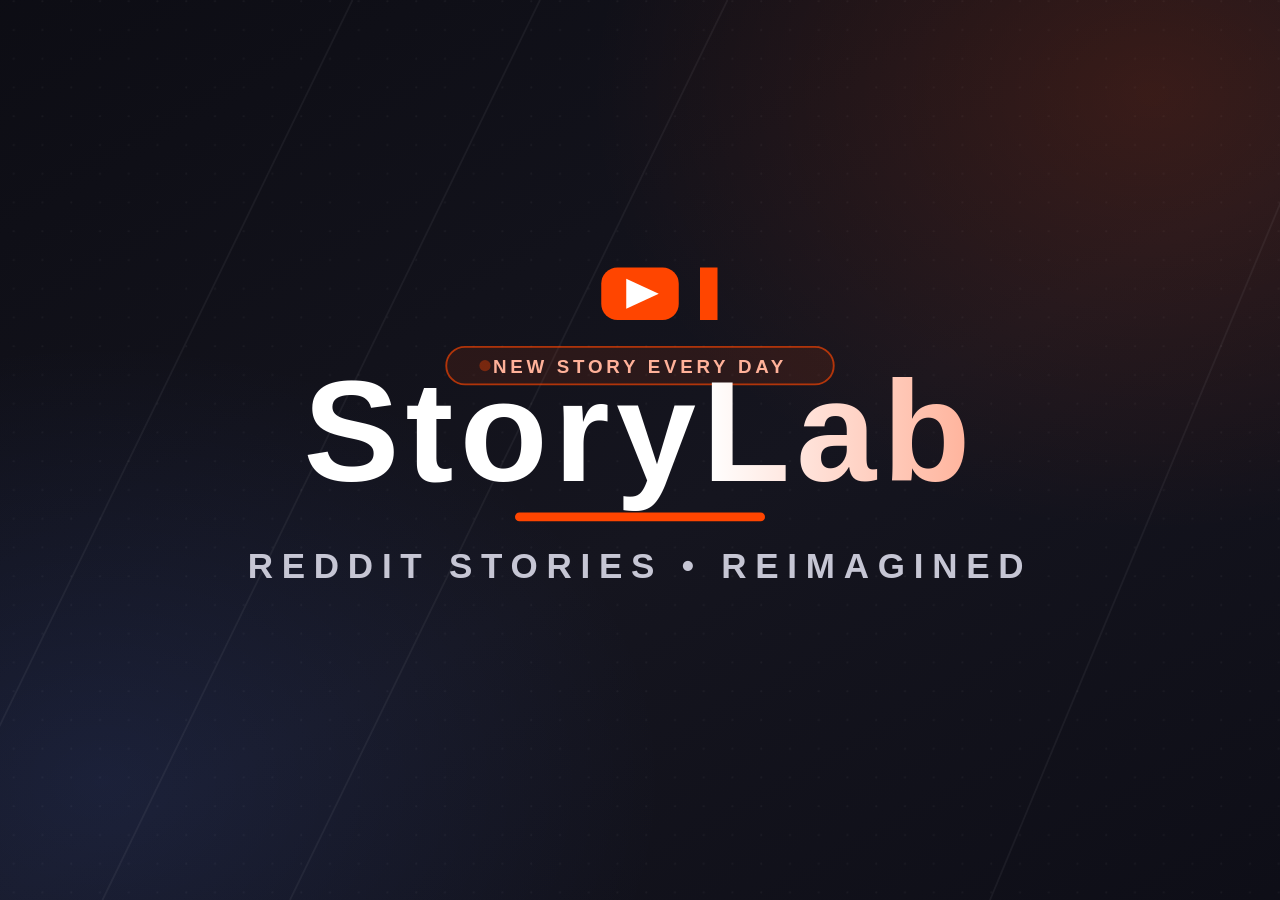
<file: banners/banner.html>
<!DOCTYPE html>
<html lang="en">
<head>
    <link rel="icon" type="image/x-icon" href="../favicon.ico">
    <link rel="icon" type="image/png" sizes="32x32" href="../favicon-32x32.png">
    <link rel="icon" type="image/png" sizes="16x16" href="../favicon-16x16.png">
    <link rel="apple-touch-icon" sizes="180x180" href="../apple-touch-icon.png">
    <meta name="theme-color" content="#f8fdf0">
    <link rel="manifest" href="../site.webmanifest">
    <meta property="og:title" content="Faceless Video Creator poster">
    <meta property="og:description" content="AI-powered Reddit story video generator">
    <meta property="og:image" content="../icon-512.png">
    <meta property="og:image:width" content="1024">
    <meta property="og:image:height" content="1024">
    <meta name="twitter:card" content="summary">
<meta charset="utf-8">
<title>StoryLab Banners</title>
<style>
  :root {
    --accent: #ff4500;          /* solid accent (YouTube red) */
    --accentSoft: #ffb199;      /* soft accent text/gradient (YouTube peach) */
  }
  html, body { margin: 0; padding: 0; width: 100%; height: 100%; background: #0d0d14; }
  svg { display: block; width: 100%; height: 100%; }
  #fbIcon { display: none; }
</style>
</head>
<body>
<!--
  One design family, rendered per platform:
    ?title=StoryLab                -> YouTube (red accent, play icon)
    ?title=Story%20Lab&theme=fb    -> Facebook (blue accent, chat-bubble icon)
  preserveAspectRatio="xMidYMid slice": 2560x1440 = full YT banner,
  851x315 = center-cropped FB cover.
-->
<svg viewBox="0 0 2560 1440" preserveAspectRatio="xMidYMid slice" xmlns="http://www.w3.org/2000/svg">
  <defs>
    <linearGradient id="bg" x1="0" y1="0" x2="1" y2="1">
      <stop offset="0" stop-color="#0c0c13"/>
      <stop offset="0.55" stop-color="#15151f"/>
      <stop offset="1" stop-color="#0d0d16"/>
    </linearGradient>
    <radialGradient id="glowAccent" cx="0.5" cy="0.5" r="0.5">
      <stop offset="0" stop-color="var(--accent)" stop-opacity="0.16"/>
      <stop offset="1" stop-color="var(--accent)" stop-opacity="0"/>
    </radialGradient>
    <radialGradient id="glowBlue" cx="0.5" cy="0.5" r="0.5">
      <stop offset="0" stop-color="#4d7cff" stop-opacity="0.12"/>
      <stop offset="1" stop-color="#4d7cff" stop-opacity="0"/>
    </radialGradient>
    <linearGradient id="titleGrad" x1="0" y1="0" x2="1" y2="0">
      <stop offset="0" stop-color="#ffffff"/>
      <stop offset="0.6" stop-color="#ffffff"/>
      <stop offset="1" stop-color="var(--accentSoft)"/>
    </linearGradient>
    <pattern id="dots" width="46" height="46" patternUnits="userSpaceOnUse">
      <circle cx="2" cy="2" r="1.6" fill="#ffffff" opacity="0.045"/>
    </pattern>
  </defs>

  <!-- background -->
  <rect width="2560" height="1440" fill="url(#bg)"/>
  <rect width="2560" height="1440" fill="url(#dots)"/>

  <!-- corner glows -->
  <ellipse cx="2100" cy="150" rx="900" ry="700" fill="url(#glowAccent)"/>
  <ellipse cx="420" cy="1250" rx="900" ry="700" fill="url(#glowBlue)"/>

  <!-- diagonal light streaks -->
  <g stroke="#ffffff" stroke-opacity="0.05" stroke-width="3">
    <line x1="120" y1="1440" x2="820" y2="0"/>
    <line x1="420" y1="1440" x2="1120" y2="0"/>
    <line x1="720" y1="1440" x2="1420" y2="0"/>
    <line x1="1840" y1="1440" x2="2440" y2="0"/>
  </g>

  <!-- center content (safe for both platforms) -->
  <g text-anchor="middle">

    <!-- icon: YouTube play bubble (red theme) -->
    <g id="ytIcon" transform="translate(1280, 470)">
      <rect x="-62" y="-42" width="124" height="84" rx="26" fill="var(--accent)"/>
      <path d="M 96 -42 L 124 -42 L 124 42 L 96 42 Z" fill="var(--accent)"/>
      <polygon points="-22,-24 -22,24 30,0" fill="#ffffff"/>
    </g>

    <!-- icon: Facebook chat bubble with heart (blue theme) -->
    <g id="fbIcon" transform="translate(1280, 470)">
      <rect x="-62" y="-42" width="124" height="84" rx="26" fill="var(--accent)"/>
      <path d="M 96 -42 L 124 -42 L 124 42 L 96 42 Z" fill="var(--accent)"/>
      <path d="M 0 -6 C -4 -10 -11 -6 -11 0 C -11 7 -4 11 0 15 C 4 11 11 7 11 0 C 11 -6 4 -10 0 -6 Z"
            fill="#ffffff" transform="translate(0,-1)"/>
    </g>

    <!-- badge -->
    <g transform="translate(1280, 585)">
      <rect x="-310" y="-30" width="620" height="60" rx="30"
            fill="var(--accent)" fill-opacity="0.10" stroke="var(--accent)" stroke-opacity="0.65" stroke-width="3"/>
      <circle cx="-248" cy="0" r="9" fill="var(--accent)">
        <animate attributeName="opacity" values="1;0.25;1" dur="2.4s" repeatCount="indefinite"/>
      </circle>
      <text y="11" font-family="Arial, Helvetica, sans-serif" font-size="30" font-weight="700"
            letter-spacing="6" fill="var(--accentSoft)">NEW STORY EVERY DAY</text>
    </g>

    <!-- title -->
    <text id="title" x="1280" y="770" font-family="Arial, Helvetica, sans-serif" font-size="230" font-weight="900"
          letter-spacing="10" fill="url(#titleGrad)">StoryLab</text>

    <!-- accent bar -->
    <rect x="1080" y="820" width="400" height="14" rx="7" fill="var(--accent)"/>

    <!-- tagline -->
    <text id="tagline" x="1280" y="925" font-family="Arial, Helvetica, sans-serif" font-size="56" font-weight="600"
          letter-spacing="14" fill="#c6c6d4">REDDIT STORIES &bull; REIMAGINED</text>

  </g>
</svg>
<script>
  // Per-platform customization: ?title=..., ?tag=..., ?theme=fb
  (function () {
    var p = new URLSearchParams(location.search);
    var t = p.get('title');
    if (t) document.getElementById('title').textContent = t;
    var tag = p.get('tag');
    if (tag) document.getElementById('tagline').textContent = tag;
    if (p.get('theme') === 'fb') {
      var r = document.documentElement.style;
      r.setProperty('--accent', '#1877F2');
      r.setProperty('--accentSoft', '#9fc3ff');
      document.getElementById('ytIcon').style.display = 'none';
      document.getElementById('fbIcon').style.display = 'block';
    }
  })();
</script>
</body>
</html>
</file>
<file: dashboard/style.css>
:root {
    /* Lime Fresh — matches the public site (index.html). */
    --bg: #f8fdf0;
    --panel: #ffffff;
    --border: #e3f0c9;
    --text: #1b2606;
    --muted: #5a6b2c;
    --accent: #4d7c0f;
    /* Semantic colours keep their meaning (green=success, red=failure,
       yellow=warning, blue=informational); only the shades are darkened so
       they stay readable on the light surface. */
    --green: #166534;
    --red: #b91c1c;
    --yellow: #8a5305;
    --blue: #1d4ed8;
}

* { box-sizing: border-box; }

body {
    font-family: -apple-system, BlinkMacSystemFont, "Segoe UI", Roboto, sans-serif;
    background: var(--bg);
    color: var(--text);
    margin: 0;
    padding: 0 24px 40px;
    line-height: 1.6;
}

header {
    max-width: 1000px;
    margin: 0 auto;
    padding: 32px 0 8px;
}

.title-row {
    display: flex;
    align-items: center;
    gap: 12px;
}

h1 { font-size: 1.7rem; margin: 0; }
h2 { font-size: 1.1rem; margin: 0 0 14px; }

.subtitle {
    color: var(--muted);
    font-size: 0.92rem;
    margin: 6px 0 0;
}

.pill {
    font-size: 0.72rem;
    font-weight: 700;
    text-transform: uppercase;
    letter-spacing: 0.06em;
    padding: 3px 10px;
    border-radius: 999px;
}

.pill-live {
    background: rgba(63, 185, 80, 0.15);
    color: var(--green);
    border: 1px solid rgba(63, 185, 80, 0.4);
}

main { max-width: 1000px; margin: 0 auto; }

.alert {
    background: rgba(210, 153, 34, 0.12);
    border: 1px solid rgba(210, 153, 34, 0.5);
    color: var(--yellow);
    border-radius: 10px;
    padding: 14px 18px;
    margin: 18px 0;
}

.alert code, footer code {
    background: rgba(139, 148, 158, 0.15);
    padding: 1px 6px;
    border-radius: 5px;
}

.cards {
    display: grid;
    grid-template-columns: repeat(auto-fit, minmax(180px, 1fr));
    gap: 14px;
    margin: 22px 0;
}

.card {
    background: var(--panel);
    border: 1px solid var(--border);
    border-radius: 12px;
    padding: 18px 20px;
}

.card .label {
    color: var(--muted);
    font-size: 0.8rem;
    text-transform: uppercase;
    letter-spacing: 0.05em;
}

.card .value {
    font-size: 2rem;
    font-weight: 700;
    margin-top: 4px;
}

.card .sub { color: var(--muted); font-size: 0.85rem; margin-top: 2px; }

.value.green { color: var(--green); }
.value.red { color: var(--red); }
.value.blue { color: var(--blue); }

.panel {
    background: var(--panel);
    border: 1px solid var(--border);
    border-radius: 12px;
    padding: 20px;
    margin-bottom: 18px;
}

.hint { color: var(--muted); font-weight: 400; font-size: 0.85rem; }

.bar-row { margin-bottom: 10px; }

.bar-label {
    display: flex;
    justify-content: space-between;
    font-size: 0.9rem;
    margin-bottom: 4px;
}

.bar-label .count { color: var(--muted); }

.bar-track {
    background: rgba(139, 148, 158, 0.15);
    border-radius: 6px;
    height: 10px;
    overflow: hidden;
}

.bar-fill {
    background: var(--accent);
    height: 100%;
    border-radius: 6px;
    transition: width 0.5s ease;
}

.bar-fill.low { background: var(--yellow); }

.two-col {
    display: grid;
    grid-template-columns: 1fr 1fr;
    gap: 18px;
}

@media (max-width: 800px) {
    .two-col { grid-template-columns: 1fr; }
}

.videos { list-style: none; padding: 0; margin: 0; }

.video-item {
    padding: 12px 0;
    border-bottom: 1px solid var(--border);
}

.video-item:last-child { border-bottom: none; }

.video-top {
    display: flex;
    align-items: center;
    gap: 10px;
    flex-wrap: wrap;
}

.video-top a {
    color: var(--text);
    text-decoration: none;
    font-weight: 600;
    font-size: 0.95rem;
}

.video-top a:hover { color: var(--blue); text-decoration: underline; }

.video-meta {
    display: flex;
    align-items: center;
    gap: 10px;
    margin-top: 4px;
    color: var(--muted);
    font-size: 0.82rem;
}

.badge {
    background: rgba(88, 166, 255, 0.12);
    color: var(--blue);
    border: 1px solid rgba(88, 166, 255, 0.35);
    font-size: 0.72rem;
    padding: 1px 8px;
    border-radius: 999px;
    white-space: nowrap;
}

.perf-stats {
    display: inline-flex;
    align-items: center;
    gap: 10px;
    margin-left: 2px;
}

.perf-badge {
    font-size: 0.72rem;
    font-weight: 700;
    padding: 1px 8px;
    border-radius: 999px;
    border: 1px solid rgba(139, 148, 158, 0.4);
    color: var(--muted);
    white-space: nowrap;
}

.perf-badge.perf-good {
    background: rgba(46, 211, 130, 0.12);
    color: var(--green);
    border-color: rgba(46, 211, 130, 0.45);
}

.perf-badge.perf-bad {
    background: rgba(248, 81, 73, 0.12);
    color: var(--red);
    border-color: rgba(248, 81, 73, 0.45);
}

.runs { list-style: none; padding: 0; margin: 0; }

.run-item {
    display: flex;
    align-items: center;
    gap: 10px;
    padding: 10px 0;
    border-bottom: 1px solid var(--border);
    font-size: 0.9rem;
}

.run-item:last-child { border-bottom: none; }

.run-item a { color: var(--text); text-decoration: none; }
.run-item a:hover { color: var(--blue); text-decoration: underline; }

.status {
    font-size: 0.72rem;
    font-weight: 700;
    text-transform: uppercase;
    letter-spacing: 0.04em;
    padding: 2px 9px;
    border-radius: 999px;
    white-space: nowrap;
}

.status.success { background: rgba(63,185,80,.15); color: var(--green); }
.status.failure { background: rgba(248,81,73,.15); color: var(--red); }
.status.cancelled { background: rgba(139,148,158,.15); color: var(--muted); }
.status.in_progress { background: rgba(88,166,255,.15); color: var(--blue); }

.run-meta { color: var(--muted); font-size: 0.78rem; margin-left: auto; white-space: nowrap; }

.empty {
    color: var(--muted);
    font-size: 0.9rem;
    padding: 8px 0;
}

.schedule-item {
    display: flex;
    justify-content: space-between;
    padding: 8px 0;
    border-bottom: 1px solid var(--border);
    font-size: 0.9rem;
}

.schedule-item:last-child { border-bottom: none; }

.schedule-item .slot { font-family: ui-monospace, monospace; color: var(--blue); }

footer {
    max-width: 1000px;
    margin: 30px auto 0;
    color: var(--muted);
    font-size: 0.8rem;
    border-top: 1px solid var(--border);
    padding-top: 18px;
}
</file>
